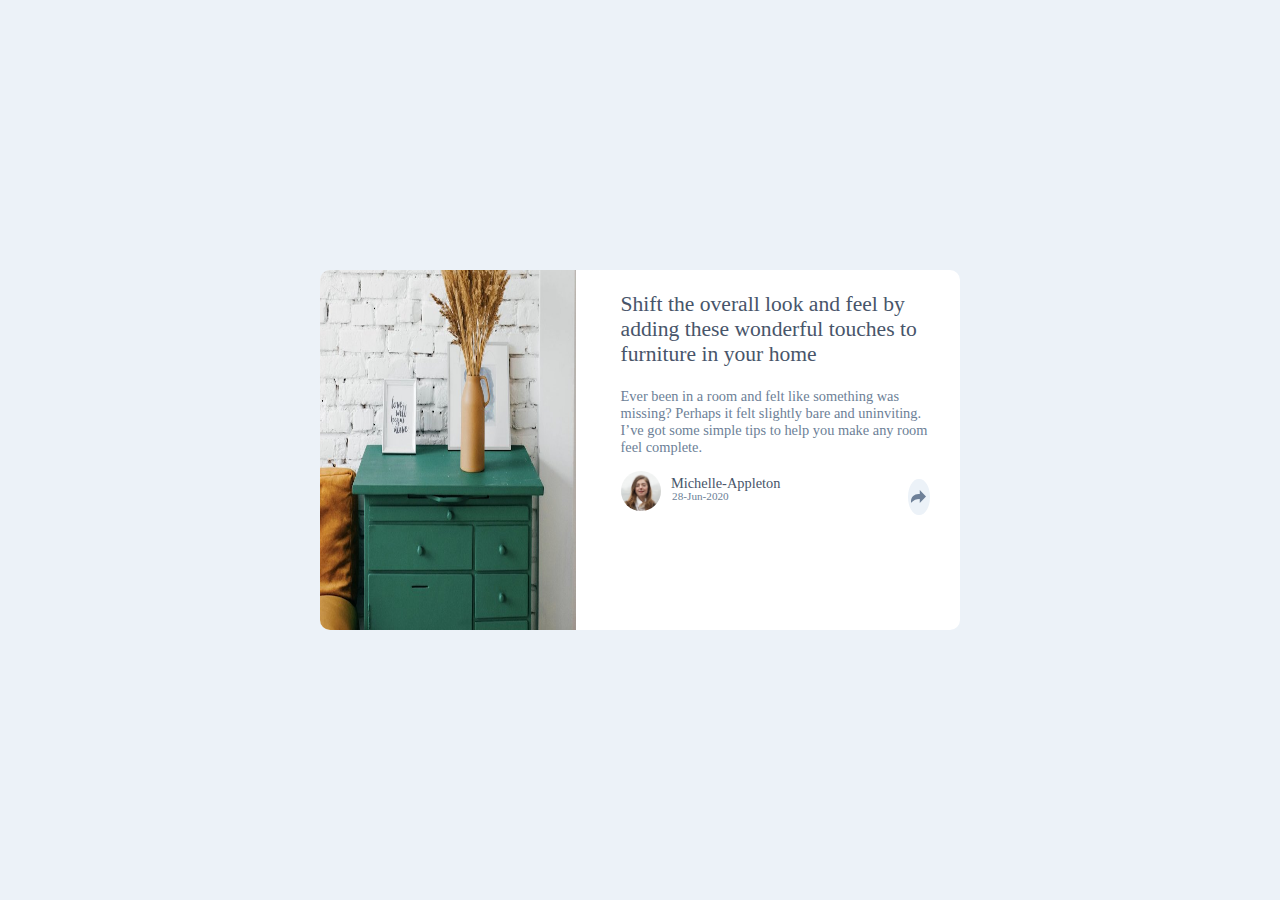
<file: index.html>
<!DOCTYPE html>
<html lang="en">

<head>
    <meta charset="UTF-8">
    <meta name="viewport" content="width=device-width, initial-scale=1.0">
    <!-- displays site properly based on user's device -->

    <link rel="icon" type="image/png" sizes="32x32" href="images/favicon-32x32.png">

    <title>Frontend Mentor | Article preview component</title>
    <link rel="stylesheet" href="style.css">
    <!-- Feel free to remove these styles or customise in your own stylesheet 👍 -->
    <style>
        .attribution {
            font-size: 11px;
            text-align: center;
        }
        
        .attribution a {
            color: hsl(228, 45%, 44%);
        }
    </style>
</head>

<body>
    <div class="main-container">
        <div class="image-container">
            <img src="images/drawers.jpg" class="drawer-img" alt="drawers">
        </div>
        <div class="content-container">
            <div class="text-container">
                <p class="para-heading">
                    Shift the overall look and feel by adding these wonderful touches to furniture in your home

                </p>

                <p class="para">
                    Ever been in a room and felt like something was missing? Perhaps it felt slightly bare and uninviting. I’ve got some simple tips to help you make any room feel complete.
                </p>
            </div>
            <div class="third-container">
                <div class="avatar">
                    <img src="images/avatar-michelle.jpg" alt="avatar-michelle" class="avatar-img">
                </div>
                <p class="name">Michelle-Appleton</p>
                <p class="date">28-Jun-2020</p>

                <div class="share-image-container">
                    <img src="images/icon-share.svg" class="share-img" alt="icon-share">
                </div>

                <!-- after hover -->
                <div class="share-context-container">
                    <div class="text-area">
                        <p class="inner-share">S H A R E</p>
                        <img class="inner-icon facebook" src="images/icon-facebook.svg" alt="icon-facebook">
                        <img class="inner-icon twitter" src="images/icon-twitter.svg" alt="icon-twitter">
                        <img class="inner-icon pinterest" src="images/icon-pinterest.svg" alt="icon-pinterest">
                    </div>

                    <div class="triangle-container"></div>
                </div>

            </div>
        </div>
    </div>
    <script src="interaction.js"></script>
    <!-- <div class="attribution">
    Challenge by <a href="https://www.frontendmentor.io?ref=challenge" target="_blank">Frontend Mentor</a>. 
    Coded by <a href="#">Your Name Here</a>.
  </div> -->
</body>

</html>
</file>
<file: style.css>
body {
    margin: 0;
    padding: 0;
}

 :root {
    --Very-Dark-Grayish-Blue: hsl(217, 19%, 35%);
    --Desaturated-Dark-Blue: hsl(214, 17%, 51%);
    --Grayish-Blue: hsl(212, 23%, 69%);
    --Light-Grayish-Blue: hsl(210, 46%, 95%);
}

body {
    background: var(--Light-Grayish-Blue);
    height: 100vh;
    width: 100vw;
    display: flex;
    justify-content: center;
    align-items: center;
}

.main-container {
    height: 40vh;
    width: 50vw;
    background: white;
    display: flex;
    border-radius: 10px;
}

.drawer-img {
    height: 40vh;
    width: 20vw;
    border-top-left-radius: 10px;
    border-bottom-left-radius: 10px;
}

.text-container {
    width: 25vw;
    margin-left: 10%;
}

.para-heading {
    font-size: 1.35rem;
    color: var(--Very-Dark-Grayish-Blue);
}

.para {
    font-size: 0.9rem;
    color: var(--Desaturated-Dark-Blue);
}

.third-container {
    height: 10vh;
    margin-left: 10%;
    display: flex;
}

.avatar-img {
    height: 40px;
    width: 40px;
    border-radius: 90%;
}

.name {
    font-size: .9rem;
    width: 10rem;
    height: 1rem;
    position: relative;
    bottom: .65rem;
    left: .65rem;
    color: var(--Very-Dark-Grayish-Blue);
}

.date {
    font-size: .7rem;
    width: 5rem;
    height: .75rem;
    position: relative;
    right: 7.6rem;
    top: .5rem;
    color: var(--Desaturated-Dark-Blue);
}

.share-image-container {
    height: 4vh;
    width: 2vw;
    background: var(--Light-Grayish-Blue);
    display: flex;
    justify-content: center;
    align-items: center;
    border-radius: 50%;
    position: relative;
    left: 3rem;
    top: .5rem;
}

.share-image-container:hover {
    cursor: pointer;
    box-shadow: 0 0 9px 1px hsl(214, 53%, 94%);
}


/* after hover over share */

.text-area {
    background: var(--Very-Dark-Grayish-Blue);
    height: 5vh;
    width: 10vw;
    display: flex;
    justify-content: center;
    align-items: center;
    border-radius: 3px;
    /* position: relative;
    bottom: 2.8rem;
    left: 2rem; */
}

.inner-share {
    color: var(--Grayish-Blue);
    font-size: .5rem;
}

.inner-icon,
.inner-share {
    margin: 0px 5px;
}

.inner-icon {
    height: 1.4vh;
    width: .75vw;
}

.triangle-container {
    width: 0;
    height: 0;
    border-left: .5vmax solid transparent;
    border-right: .5vmax solid transparent;
    border-top: .7vmax solid var(--Very-Dark-Grayish-Blue);
    position: relative;
    top: 1.2rem;
    right: 4rem;
}

.share-context-container {
    display: flex;
    justify-content: center;
    align-items: center;
    position: relative;
    bottom: 3.6rem;
    right: 2.2rem;
    visibility: hidden;
}
</file>
